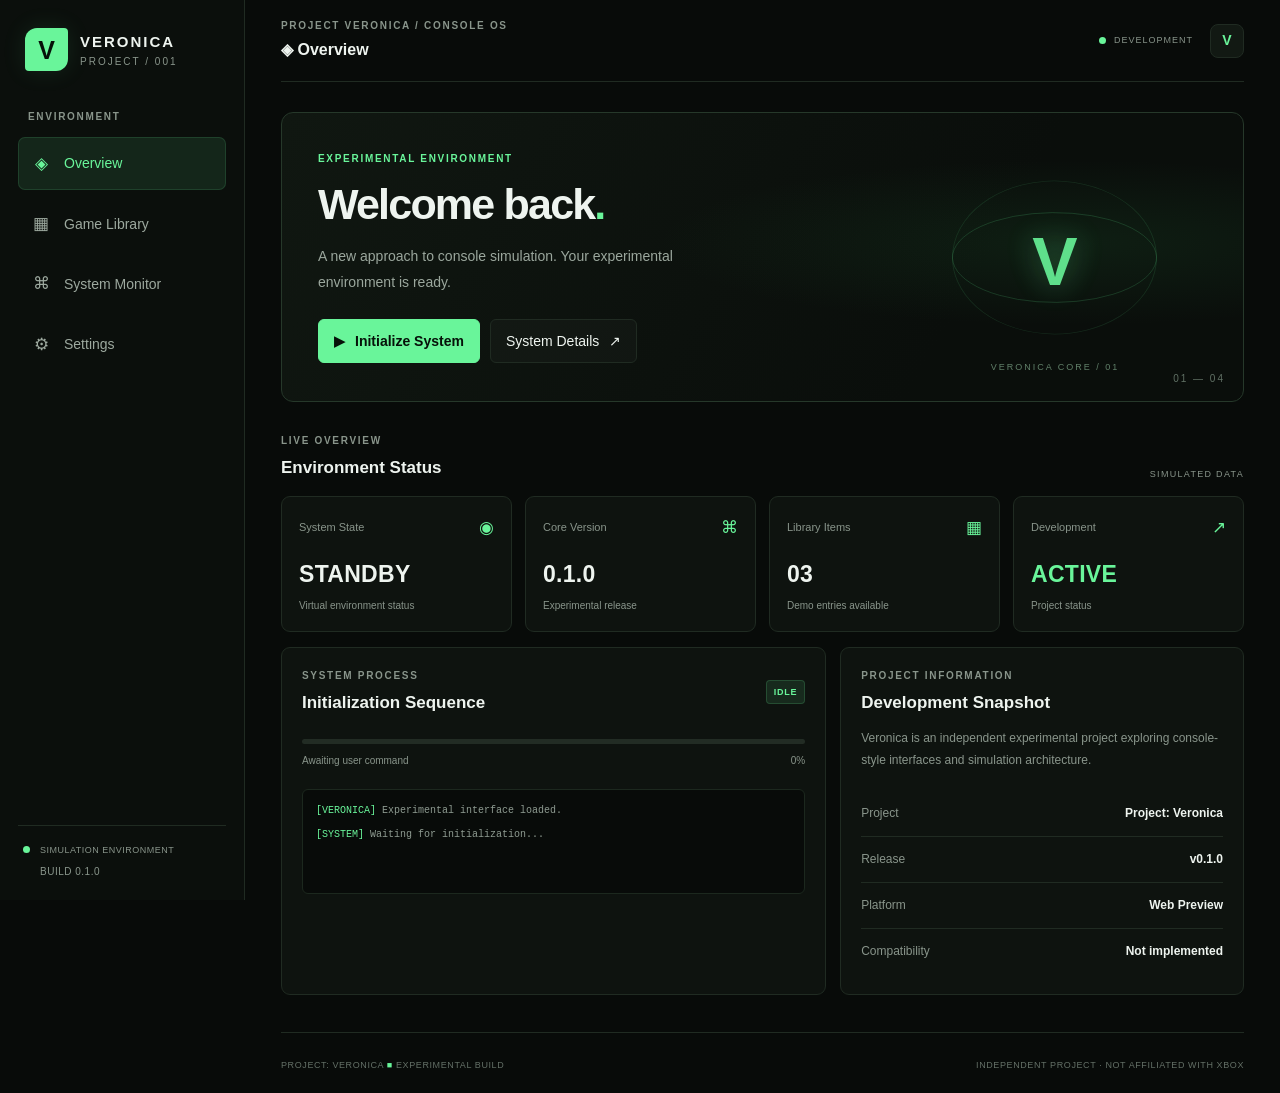
<file: web/index.html>
<!DOCTYPE html>
<html lang="en">
<head>
  <meta charset="UTF-8">
  <meta name="viewport" content="width=device-width, initial-scale=1.0">
  <meta name="theme-color" content="#080b09">
  <meta name="description" content="Project Veronica — Experimental Console Simulation Dashboard">
  <title>VERONICA // Console Environment</title>
  <link rel="stylesheet" href="styles.css">
  <script src="app.js" defer></script>
</head>
<body>
  <div class="app-shell">
    <aside class="sidebar">
      <a class="brand" href="#dashboard" aria-label="Veronica home">
        <span class="brand-mark">V</span>
        <span>
          <strong>VERONICA</strong>
          <small>PROJECT / 001</small>
        </span>
      </a>

      <div class="nav-label">ENVIRONMENT</div>
      <nav class="navigation" aria-label="Main navigation">
        <button class="nav-item active" data-page="dashboard">
          <span>◈</span> Overview
        </button>
        <button class="nav-item" data-page="library">
          <span>▦</span> Game Library
        </button>
        <button class="nav-item" data-page="system">
          <span>⌘</span> System Monitor
        </button>
        <button class="nav-item" data-page="settings">
          <span>⚙</span> Settings
        </button>
      </nav>

      <div class="sidebar-bottom">
        <span class="status-dot"></span>
        <span>SIMULATION ENVIRONMENT</span>
        <small>BUILD 0.1.0</small>
      </div>
    </aside>

    <main class="main-content">
      <header class="topbar">
        <div>
          <div class="eyebrow">PROJECT VERONICA / CONSOLE OS</div>
          <div class="breadcrumb" id="page-label">Overview</div>
        </div>
        <div class="topbar-right">
          <span class="live-indicator">
            <span class="status-dot"></span> DEVELOPMENT
          </span>
          <div class="avatar">V</div>
        </div>
      </header>

      <section class="page active" id="dashboard">
        <div class="hero">
          <div class="hero-content">
            <div class="eyebrow green-text">EXPERIMENTAL ENVIRONMENT</div>
            <h1>Welcome back<span class="green-text">.</span></h1>
            <p>
              A new approach to console simulation.
              Your experimental environment is ready.
            </p>
            <div class="hero-actions">
              <button class="btn btn-primary" id="boot-button">
                <span>▶</span> Initialize System
              </button>
              <button class="btn btn-secondary" data-go="system">
                System Details <span>↗</span>
              </button>
            </div>
          </div>
          <div class="hero-graphic" aria-hidden="true">
            <div class="orbit orbit-one"></div>
            <div class="orbit orbit-two"></div>
            <div class="core-symbol">V</div>
            <div class="graphic-caption">VERONICA CORE / 01</div>
          </div>
          <div class="hero-index">01 — 04</div>
        </div>

        <div class="section-heading">
          <div>
            <div class="eyebrow">LIVE OVERVIEW</div>
            <h2>Environment Status</h2>
          </div>
          <span class="subtle-text">SIMULATED DATA</span>
        </div>

        <div class="stats-grid">
          <article class="stat-card">
            <div class="stat-top">
              <span>System State</span><span class="stat-icon">◉</span>
            </div>
            <div class="stat-value" id="system-state">STANDBY</div>
            <div class="stat-note">Virtual environment status</div>
          </article>
          <article class="stat-card">
            <div class="stat-top">
              <span>Core Version</span><span class="stat-icon">⌘</span>
            </div>
            <div class="stat-value">0.1.0</div>
            <div class="stat-note">Experimental release</div>
          </article>
          <article class="stat-card">
            <div class="stat-top">
              <span>Library Items</span><span class="stat-icon">▦</span>
            </div>
            <div class="stat-value">03</div>
            <div class="stat-note">Demo entries available</div>
          </article>
          <article class="stat-card">
            <div class="stat-top">
              <span>Development</span><span class="stat-icon">↗</span>
            </div>
            <div class="stat-value green-text">ACTIVE</div>
            <div class="stat-note">Project status</div>
          </article>
        </div>

        <div class="content-grid">
          <section class="panel">
            <div class="panel-heading">
              <div>
                <div class="eyebrow">SYSTEM PROCESS</div>
                <h3>Initialization Sequence</h3>
              </div>
              <span class="tag" id="boot-tag">IDLE</span>
            </div>
            <div class="progress-track">
              <div class="progress-fill" id="boot-progress"></div>
            </div>
            <div class="progress-meta">
              <span id="boot-message">Awaiting user command</span>
              <span id="boot-percent">0%</span>
            </div>
            <div class="terminal" id="terminal" aria-live="polite">
              <p><span>[VERONICA]</span> Experimental interface loaded.</p>
              <p><span>[SYSTEM]</span> Waiting for initialization...</p>
            </div>
          </section>

          <section class="panel project-panel">
            <div class="eyebrow">PROJECT INFORMATION</div>
            <h3>Development Snapshot</h3>
            <p class="muted">
              Veronica is an independent experimental project exploring
              console-style interfaces and simulation architecture.
            </p>
            <div class="info-row">
              <span>Project</span><strong>Project: Veronica</strong>
            </div>
            <div class="info-row">
              <span>Release</span><strong>v0.1.0</strong>
            </div>
            <div class="info-row">
              <span>Platform</span><strong>Web Preview</strong>
            </div>
            <div class="info-row">
              <span>Compatibility</span><strong>Not implemented</strong>
            </div>
          </section>
        </div>
      </section>

      <section class="page" id="library">
        <div class="page-intro">
          <div class="eyebrow">CONTENT MANAGEMENT</div>
          <h1>Game Library<span class="green-text">.</span></h1>
          <p>Explore demonstration entries in the virtual library.</p>
        </div>
        <div class="library-grid">
          <article class="game-card">
            <div class="game-art art-one"><span>01</span><b>VE</b></div>
            <div class="game-info">
              <div><h3>Veronica Experience</h3><p>Interface Demo</p></div>
              <span class="tag">DEMO</span>
            </div>
          </article>
          <article class="game-card">
            <div class="game-art art-two"><span>02</span><b>NX</b></div>
            <div class="game-info">
              <div><h3>Neon Horizon</h3><p>Placeholder Entry</p></div>
              <span class="tag">DEMO</span>
            </div>
          </article>
          <article class="game-card">
            <div class="game-art art-three"><span>03</span><b>OR</b></div>
            <div class="game-info">
              <div><h3>Orbit Protocol</h3><p>Placeholder Entry</p></div>
              <span class="tag">DEMO</span>
            </div>
          </article>
        </div>
        <p class="muted note">
          All library entries are placeholders. No game files are included or executed.
        </p>
      </section>

      <section class="page" id="system">
        <div class="page-intro">
          <div class="eyebrow">DIAGNOSTICS / VIRTUAL PROFILE</div>
          <h1>System Monitor<span class="green-text">.</span></h1>
          <p>Illustrative configuration for the experimental environment.</p>
        </div>
        <section class="panel">
          <div class="panel-heading">
            <h3>Virtual Hardware Profile</h3>
            <span class="tag">PLACEHOLDER</span>
          </div>
          <div class="info-row"><span>Emulation Target</span><strong>Xbox Series family (planned)</strong></div>
          <div class="info-row"><span>CPU Model</span><strong>Not implemented</strong></div>
          <div class="info-row"><span>GPU Backend</span><strong>Not implemented</strong></div>
          <div class="info-row"><span>Memory Model</span><strong>Not implemented</strong></div>
          <div class="info-row"><span>Game Compatibility</span><strong>None implemented</strong></div>
          <div class="info-row"><span>Environment</span><strong id="monitor-state">Standby</strong></div>
        </section>
      </section>

      <section class="page" id="settings">
        <div class="page-intro">
          <div class="eyebrow">PREFERENCES</div>
          <h1>Settings<span class="green-text">.</span></h1>
          <p>Configure the dashboard appearance.</p>
        </div>
        <section class="panel">
          <div class="setting-row">
            <div><h3>Interface Effects</h3><p class="muted">Enable animated visual effects.</p></div>
            <label class="switch">
              <input type="checkbox" id="effects-toggle" checked>
              <span class="switch-track"></span>
              <span class="sr-only">Enable interface effects</span>
            </label>
          </div>
          <div class="setting-row">
            <div><h3>Accent Color</h3><p class="muted">Choose the dashboard highlight.</p></div>
            <select id="accent-select" aria-label="Accent color">
              <option value="green">Veronica Green</option>
              <option value="cyan">Signal Cyan</option>
              <option value="amber">Alert Amber</option>
            </select>
          </div>
          <div class="setting-row">
            <div><h3>Reset Session</h3><p class="muted">Return the interface to standby.</p></div>
            <button class="btn btn-secondary" id="reset-button">Reset</button>
          </div>
        </section>
      </section>

      <footer class="footer">
        <span>PROJECT: VERONICA <span class="green-text">■</span> EXPERIMENTAL BUILD</span>
        <span>INDEPENDENT PROJECT · NOT AFFILIATED WITH XBOX</span>
      </footer>
    </main>
  </div>
</body>
</html>
</file>
<file: web/styles.css>
:root {
  --bg: #080b09;
  --surface: #0e130f;
  --surface-2: #121913;
  --border: #202b22;
  --text: #eef4ef;
  --muted: #89958b;
  --accent: #69f59a;
  --accent-soft: rgba(105, 245, 154, 0.1);
  --sidebar-width: 245px;
}

* {
  box-sizing: border-box;
}

html {
  scroll-behavior: smooth;
}

body {
  margin: 0;
  background: var(--bg);
  color: var(--text);
  font-family: Inter, "Segoe UI", Arial, sans-serif;
  font-size: 14px;
  line-height: 1.6;
}

button,
select {
  font: inherit;
}

button {
  cursor: pointer;
}

button:focus-visible,
a:focus-visible,
select:focus-visible,
input:focus-visible {
  outline: 2px solid var(--accent);
  outline-offset: 4px;
}

button:disabled {
  cursor: not-allowed;
  opacity: 0.6;
}

a {
  color: inherit;
  text-decoration: none;
}

.app-shell {
  min-height: 100vh;
}

.sidebar {
  position: fixed;
  inset: 0 auto 0 0;
  z-index: 5;
  width: var(--sidebar-width);
  display: flex;
  flex-direction: column;
  padding: 28px 18px 20px;
  background: #0b0f0c;
  border-right: 1px solid var(--border);
}

.brand {
  display: flex;
  align-items: center;
  gap: 12px;
  padding: 0 7px 38px;
}

.brand-mark {
  display: grid;
  width: 43px;
  height: 43px;
  place-items: center;
  color: #061109;
  background: var(--accent);
  font-size: 25px;
  font-weight: 900;
  border-radius: 12px 4px 12px 4px;
  box-shadow: 0 0 25px var(--accent-soft);
}

.brand strong,
.brand small {
  display: block;
}

.brand strong {
  font-size: 15px;
  letter-spacing: 2px;
}

.brand small {
  color: var(--muted);
  font-size: 10px;
  letter-spacing: 2px;
}

.nav-label,
.eyebrow {
  color: var(--muted);
  font-size: 10px;
  font-weight: 700;
  letter-spacing: 1.7px;
}

.nav-label {
  padding: 0 10px 12px;
}

.navigation {
  display: grid;
  gap: 7px;
}

.nav-item {
  display: flex;
  align-items: center;
  gap: 13px;
  width: 100%;
  padding: 12px;
  text-align: left;
  color: #9da99f;
  background: transparent;
  border: 1px solid transparent;
  border-radius: 7px;
  transition: 160ms ease;
}

.nav-item > span {
  width: 20px;
  text-align: center;
  font-size: 17px;
}

.nav-item:hover,
.nav-item.active {
  color: var(--accent);
  background: var(--accent-soft);
  border-color: rgba(105, 245, 154, 0.13);
}

.sidebar-bottom {
  display: grid;
  grid-template-columns: 10px 1fr;
  align-items: center;
  gap: 7px;
  margin-top: auto;
  padding: 17px 5px 0;
  color: var(--muted);
  font-size: 9px;
  letter-spacing: 0.5px;
  border-top: 1px solid var(--border);
}

.sidebar-bottom small {
  grid-column: 2;
  font-size: 10px;
}

.status-dot {
  display: inline-block;
  width: 7px;
  height: 7px;
  flex: 0 0 7px;
  background: var(--accent);
  border-radius: 50%;
}

.main-content {
  min-width: 0;
  margin-left: var(--sidebar-width);
  padding: 0 36px;
}

.topbar {
  display: flex;
  justify-content: space-between;
  align-items: center;
  min-height: 82px;
  gap: 20px;
  border-bottom: 1px solid var(--border);
}

.breadcrumb {
  margin-top: 3px;
  font-size: 16px;
  font-weight: 650;
}

.topbar-right {
  display: flex;
  align-items: center;
  gap: 17px;
}

.live-indicator {
  display: flex;
  align-items: center;
  gap: 8px;
  color: var(--muted);
  font-size: 9px;
  letter-spacing: 1px;
}

.avatar {
  display: grid;
  width: 34px;
  height: 34px;
  place-items: center;
  color: var(--accent);
  background: var(--surface-2);
  border: 1px solid var(--border);
  border-radius: 8px;
  font-weight: 800;
}

.page {
  display: none;
  padding: 30px 0 12px;
  animation: appear 250ms ease both;
}

.page.active {
  display: block;
}

@keyframes appear {
  from { opacity: 0; transform: translateY(5px); }
  to { opacity: 1; transform: translateY(0); }
}

.hero {
  position: relative;
  display: flex;
  align-items: center;
  min-height: 290px;
  overflow: hidden;
  padding: 34px 36px;
  background:
    radial-gradient(ellipse at 82% 45%, rgba(43, 131, 68, 0.14), transparent 37%),
    linear-gradient(120deg, #101711, #0a0e0b 70%);
  border: 1px solid #26382a;
  border-radius: 12px;
}

.hero-content {
  position: relative;
  z-index: 2;
  max-width: 470px;
}

.green-text {
  color: var(--accent);
}

.hero h1,
.page-intro h1 {
  margin: 12px 0;
  font-size: clamp(30px, 4vw, 43px);
  line-height: 1.2;
  letter-spacing: -1.8px;
}

.hero p,
.page-intro p {
  max-width: 410px;
  color: #9ba79d;
  line-height: 1.8;
}

.hero-actions {
  display: flex;
  flex-wrap: wrap;
  gap: 10px;
  margin-top: 24px;
}

.btn {
  display: inline-flex;
  align-items: center;
  justify-content: center;
  gap: 10px;
  min-height: 40px;
  padding: 10px 15px;
  border: 1px solid var(--border);
  border-radius: 6px;
  transition: 160ms ease;
}

.btn-primary {
  color: #061109;
  background: var(--accent);
  border-color: var(--accent);
  font-weight: 750;
}

.btn-primary:hover {
  filter: brightness(1.08);
  box-shadow: 0 0 24px var(--accent-soft);
}

.btn-secondary {
  color: var(--text);
  background: rgba(255, 255, 255, 0.02);
}

.btn-secondary:hover {
  border-color: var(--accent);
  color: var(--accent);
}

.hero-graphic {
  position: absolute;
  top: 0;
  right: 5%;
  display: grid;
  width: 280px;
  height: 100%;
  place-items: center;
  opacity: 0.9;
}

.orbit {
  position: absolute;
  width: 205px;
  height: 205px;
  border: 1px solid rgba(105, 245, 154, 0.22);
  border-radius: 50%;
}

.orbit-one {
  transform: scaleY(0.44) rotate(-35deg);
  animation: orbit 12s linear infinite;
}

.orbit-two {
  transform: scaleY(0.75) rotate(50deg);
  border-color: rgba(105, 245, 154, 0.12);
}

.core-symbol {
  display: grid;
  width: 100px;
  height: 100px;
  place-items: center;
  color: var(--accent);
  font-size: 68px;
  font-weight: 900;
  text-shadow: 0 0 32px rgba(105, 245, 154, 0.45);
}

.graphic-caption {
  position: absolute;
  bottom: 27px;
  color: #6b8d74;
  font-size: 9px;
  letter-spacing: 2px;
}

.hero-index {
  position: absolute;
  right: 18px;
  bottom: 14px;
  color: #607064;
  font-size: 10px;
  letter-spacing: 2px;
}

@keyframes orbit {
  to { transform: scaleY(0.44) rotate(325deg); }
}

.section-heading {
  display: flex;
  align-items: end;
  justify-content: space-between;
  gap: 16px;
  margin: 31px 0 15px;
}

.section-heading h2,
.panel h3 {
  margin: 5px 0 0;
  font-size: 17px;
  font-weight: 650;
}

.subtle-text {
  color: var(--muted);
  font-size: 9px;
  letter-spacing: 1.3px;
}

.stats-grid {
  display: grid;
  grid-template-columns: repeat(4, minmax(0, 1fr));
  gap: 13px;
}

.stat-card,
.panel {
  min-width: 0;
  background: var(--surface);
  border: 1px solid var(--border);
  border-radius: 9px;
}

.stat-card {
  padding: 17px;
}

.stat-top {
  display: flex;
  align-items: center;
  justify-content: space-between;
  gap: 8px;
  color: var(--muted);
  font-size: 11px;
}

.stat-icon {
  color: var(--accent);
  font-size: 17px;
}

.stat-value {
  margin-top: 15px;
  overflow-wrap: anywhere;
  font-size: clamp(17px, 2vw, 23px);
  font-weight: 750;
  letter-spacing: 0.3px;
}

.stat-note {
  margin-top: 5px;
  color: var(--muted);
  font-size: 10px;
}

.content-grid {
  display: grid;
  grid-template-columns: minmax(0, 1.35fr) minmax(250px, 1fr);
  gap: 14px;
  margin-top: 15px;
}

.panel {
  padding: 20px;
}

.panel-heading {
  display: flex;
  align-items: center;
  justify-content: space-between;
  gap: 12px;
}

.tag {
  display: inline-flex;
  align-items: center;
  padding: 4px 7px;
  color: var(--accent);
  background: var(--accent-soft);
  border: 1px solid rgba(105, 245, 154, 0.17);
  border-radius: 4px;
  font-size: 9px;
  font-weight: 700;
  letter-spacing: 0.7px;
}

.progress-track {
  height: 5px;
  margin-top: 23px;
  overflow: hidden;
  background: #222c24;
  border-radius: 20px;
}

.progress-fill {
  width: 0;
  height: 100%;
  background: var(--accent);
  box-shadow: 0 0 15px var(--accent);
  transition: width 250ms ease;
}

.progress-meta {
  display: flex;
  justify-content: space-between;
  gap: 12px;
  margin-top: 9px;
  color: var(--muted);
  font-size: 10px;
}

.terminal {
  min-height: 105px;
  margin-top: 20px;
  padding: 13px;
  overflow-wrap: anywhere;
  background: #080b09;
  border: 1px solid #1c281e;
  border-radius: 6px;
  font-family: Consolas, "Courier New", monospace;
  font-size: 10px;
}

.terminal p {
  margin: 0 0 8px;
  color: #8e9b91;
}

.terminal p span {
  color: var(--accent);
}

.muted {
  color: var(--muted);
}

.project-panel > .muted {
  margin: 12px 0 19px;
  font-size: 12px;
  line-height: 1.8;
}

.info-row {
  display: flex;
  align-items: flex-start;
  justify-content: space-between;
  gap: 16px;
  padding: 13px 0;
  border-bottom: 1px solid var(--border);
  font-size: 12px;
}

.info-row:last-child {
  border-bottom: 0;
}

.info-row > span {
  color: var(--muted);
}

.info-row strong {
  text-align: right;
  font-weight: 550;
  overflow-wrap: anywhere;
}

.page-intro {
  margin-bottom: 25px;
}

.page-intro h1 {
  font-size: 34px;
}

.library-grid {
  display: grid;
  grid-template-columns: repeat(3, minmax(0, 1fr));
  gap: 16px;
}

.game-card {
  min-width: 0;
  overflow: hidden;
  background: var(--surface);
  border: 1px solid var(--border);
  border-radius: 9px;
  transition: border-color 180ms ease, transform 180ms ease;
}

.game-card:hover {
  transform: translateY(-3px);
  border-color: rgba(105, 245, 154, 0.45);
}

.game-art {
  position: relative;
  display: grid;
  min-height: 190px;
  overflow: hidden;
  place-items: center;
  background-color: #102017;
}

.game-art::before,
.game-art::after {
  position: absolute;
  width: 170px;
  height: 170px;
  content: "";
  border: 1px solid rgba(105, 245, 154, 0.25);
  border-radius: 50%;
}

.game-art::after {
  transform: scaleY(0.4) rotate(40deg);
}

.game-art > span {
  position: absolute;
  top: 12px;
  left: 13px;
  color: #a5c5ac;
  font-size: 10px;
}

.game-art b {
  z-index: 1;
  color: var(--accent);
  font-size: 65px;
  letter-spacing: -5px;
  text-shadow: 0 0 30px rgba(105, 245, 154, 0.3);
}

.art-two {
  background: radial-gradient(ellipse, #193e38, #10171b 70%);
}

.art-two b {
  color: #77e9dd;
}

.art-three {
  background: radial-gradient(ellipse, #30234a, #111018 72%);
}

.art-three b {
  color: #c7a3ff;
}

.game-info {
  display: flex;
  align-items: start;
  justify-content: space-between;
  gap: 8px;
  padding: 15px;
}

.game-info h3 {
  margin: 0;
  font-size: 13px;
}

.game-info p {
  margin: 5px 0 0;
  color: var(--muted);
  font-size: 11px;
}

.note {
  margin-top: 20px;
  font-size: 11px;
}

.setting-row {
  display: flex;
  align-items: center;
  justify-content: space-between;
  gap: 20px;
  padding: 18px 0;
  border-bottom: 1px solid var(--border);
}

.setting-row:first-child {
  padding-top: 0;
}

.setting-row:last-child {
  padding-bottom: 0;
  border-bottom: 0;
}

.setting-row h3 {
  margin: 0;
  font-size: 13px;
}

.setting-row p {
  margin: 4px 0 0;
  font-size: 11px;
}

select {
  max-width: 180px;
  padding: 9px;
  color: var(--text);
  background: var(--surface-2);
  border: 1px solid var(--border);
  border-radius: 5px;
}

.switch {
  position: relative;
  display: inline-flex;
  flex-shrink: 0;
  align-items: center;
  cursor: pointer;
}

.switch input {
  position: absolute;
  width: 1px;
  height: 1px;
  opacity: 0;
}

.switch-track {
  width: 39px;
  height: 22px;
  background: #303a32;
  border: 1px solid #49554b;
  border-radius: 20px;
  transition: 150ms ease;
}

.switch-track::after {
  position: absolute;
  top: 4px;
  left: 4px;
  width: 12px;
  height: 12px;
  content: "";
  background: #dce5de;
  border-radius: 50%;
  transition: 150ms ease;
}

.switch input:checked + .switch-track {
  background: var(--accent-soft);
  border-color: var(--accent);
}

.switch input:checked + .switch-track::after {
  left: 23px;
  background: var(--accent);
}

.switch input:focus-visible + .switch-track {
  outline: 2px solid var(--accent);
  outline-offset: 3px;
}

.sr-only {
  position: absolute;
  width: 1px;
  height: 1px;
  padding: 0;
  overflow: hidden;
  clip: rect(0, 0, 0, 0);
  white-space: nowrap;
  border: 0;
}

.footer {
  display: flex;
  justify-content: space-between;
  gap: 15px;
  padding: 25px 0 20px;
  margin-top: 25px;
  color: #647067;
  border-top: 1px solid var(--border);
  font-size: 9px;
  letter-spacing: 0.6px;
}

body.effects-off *,
body.effects-off *::before,
body.effects-off *::after {
  animation: none !important;
  transition: none !important;
  scroll-behavior: auto !important;
}

@media (min-width: 1450px) {
  .main-content {
    padding-right: 55px;
    padding-left: 55px;
  }
}

@media (max-width: 1100px) {
  :root {
    --sidebar-width: 205px;
  }

  .main-content {
    padding-right: 22px;
    padding-left: 22px;
  }

  .stats-grid {
    grid-template-columns: repeat(2, minmax(0, 1fr));
  }

  .hero-graphic {
    right: -30px;
    opacity: 0.45;
  }

  .content-grid {
    grid-template-columns: 1fr;
  }
}

@media (max-width: 700px) {
  :root {
    --sidebar-width: 0px;
  }

  .sidebar {
    position: static;
    width: 100%;
    padding: 14px 16px;
    border-right: 0;
    border-bottom: 1px solid var(--border);
  }

  .brand {
    padding: 0 0 15px;
  }

  .navigation {
    display: flex;
    gap: 5px;
    overflow-x: auto;
  }

  .nav-label,
  .sidebar-bottom {
    display: none;
  }

  .nav-item {
    flex: 0 0 auto;
    width: auto;
    gap: 7px;
    padding: 9px;
    font-size: 11px;
  }

  .nav-item > span {
    width: auto;
  }

  .main-content {
    margin-left: 0;
    padding: 0 15px;
  }

  .topbar {
    min-height: 70px;
  }

  .live-indicator {
    font-size: 8px;
  }

  .page {
    padding-top: 20px;
  }

  .hero {
    min-height: 300px;
    padding: 24px 20px;
  }

  .hero-graphic {
    right: -110px;
    opacity: 0.2;
  }

  .hero h1 {
    font-size: 33px;
  }

  .hero-content {
    max-width: 100%;
  }

  .hero-index {
    font-size: 8px;
  }

  .stats-grid {
    gap: 9px;
  }

  .stat-card {
    padding: 13px;
  }

  .stat-note {
    font-size: 9px;
  }

  .library-grid {
    grid-template-columns: 1fr;
  }

  .game-art {
    min-height: 165px;
  }

  .footer {
    flex-direction: column;
    font-size: 8px;
  }
}

@media (prefers-reduced-motion: reduce) {
  *,
  *::before,
  *::after {
    scroll-behavior: auto !important;
    animation-duration: 0.01ms !important;
    animation-iteration-count: 1 !important;
    transition-duration: 0.01ms !important;
  }
}
</file>
